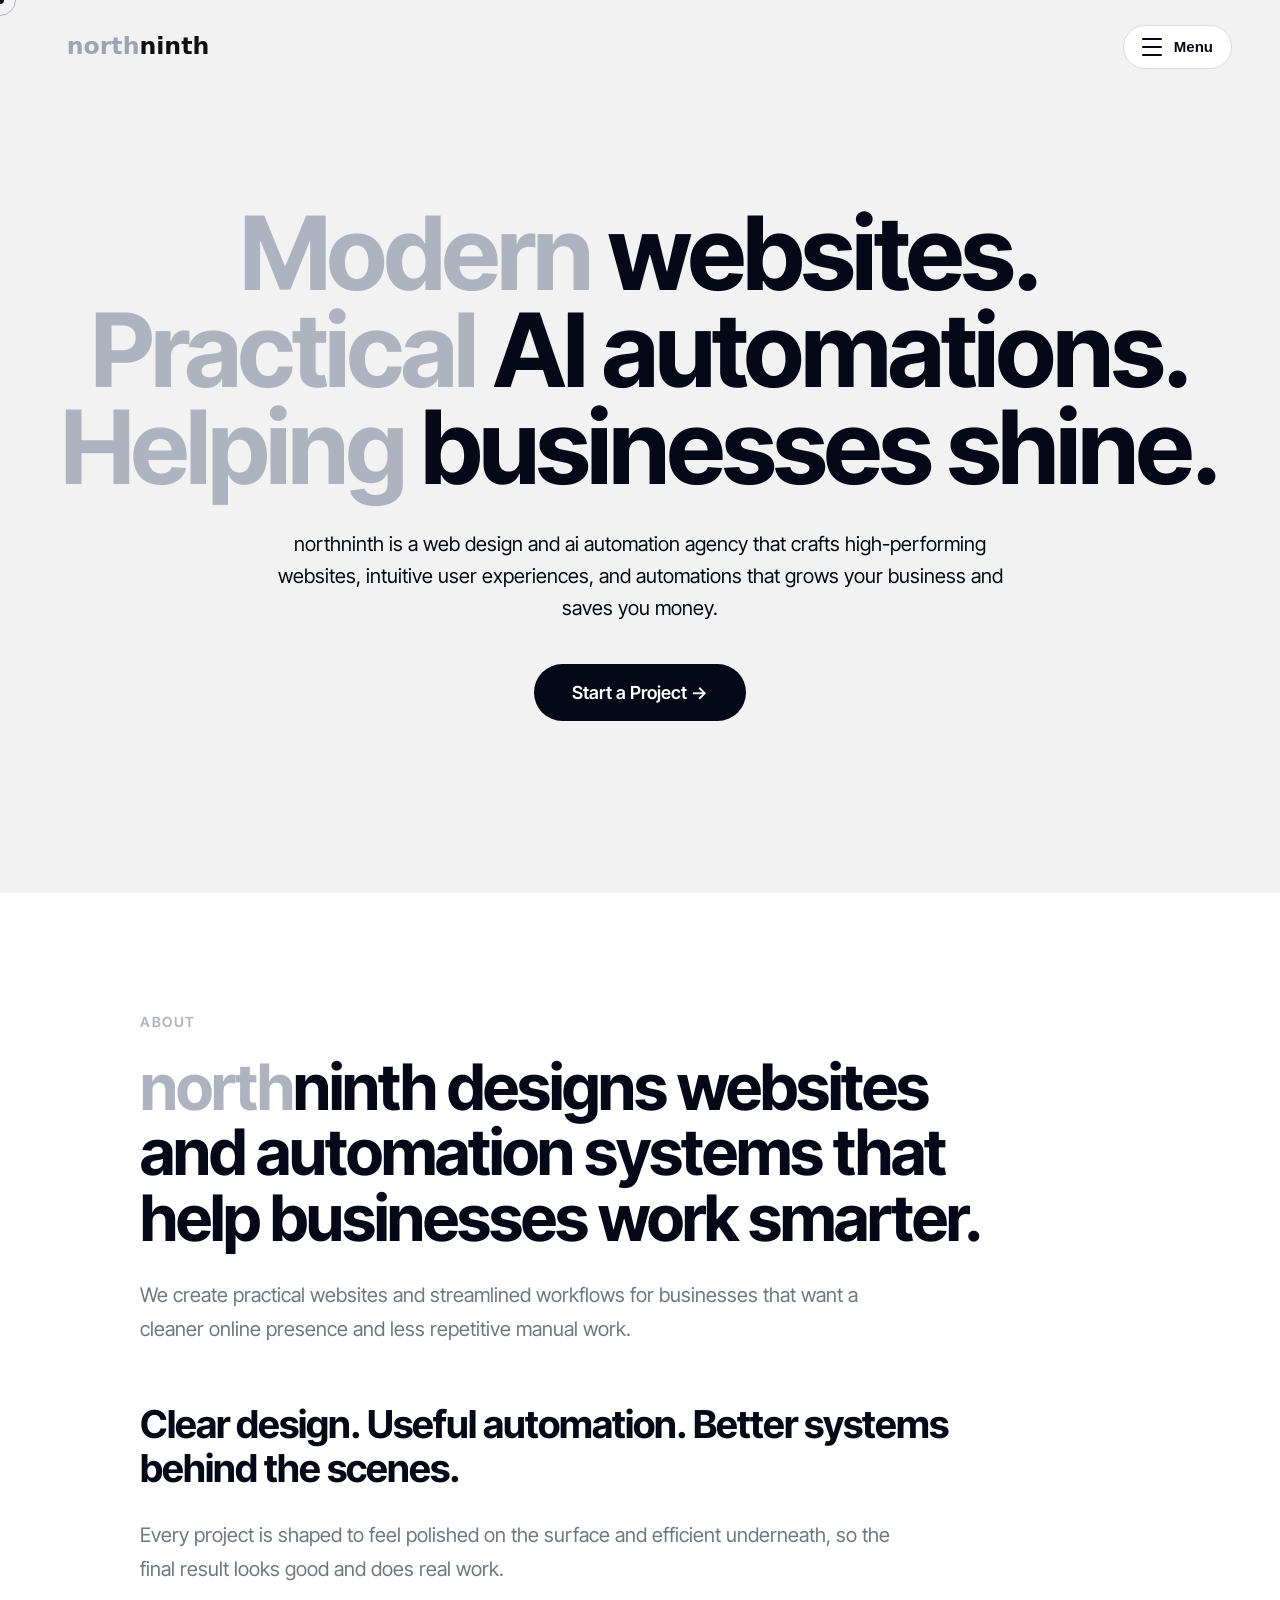
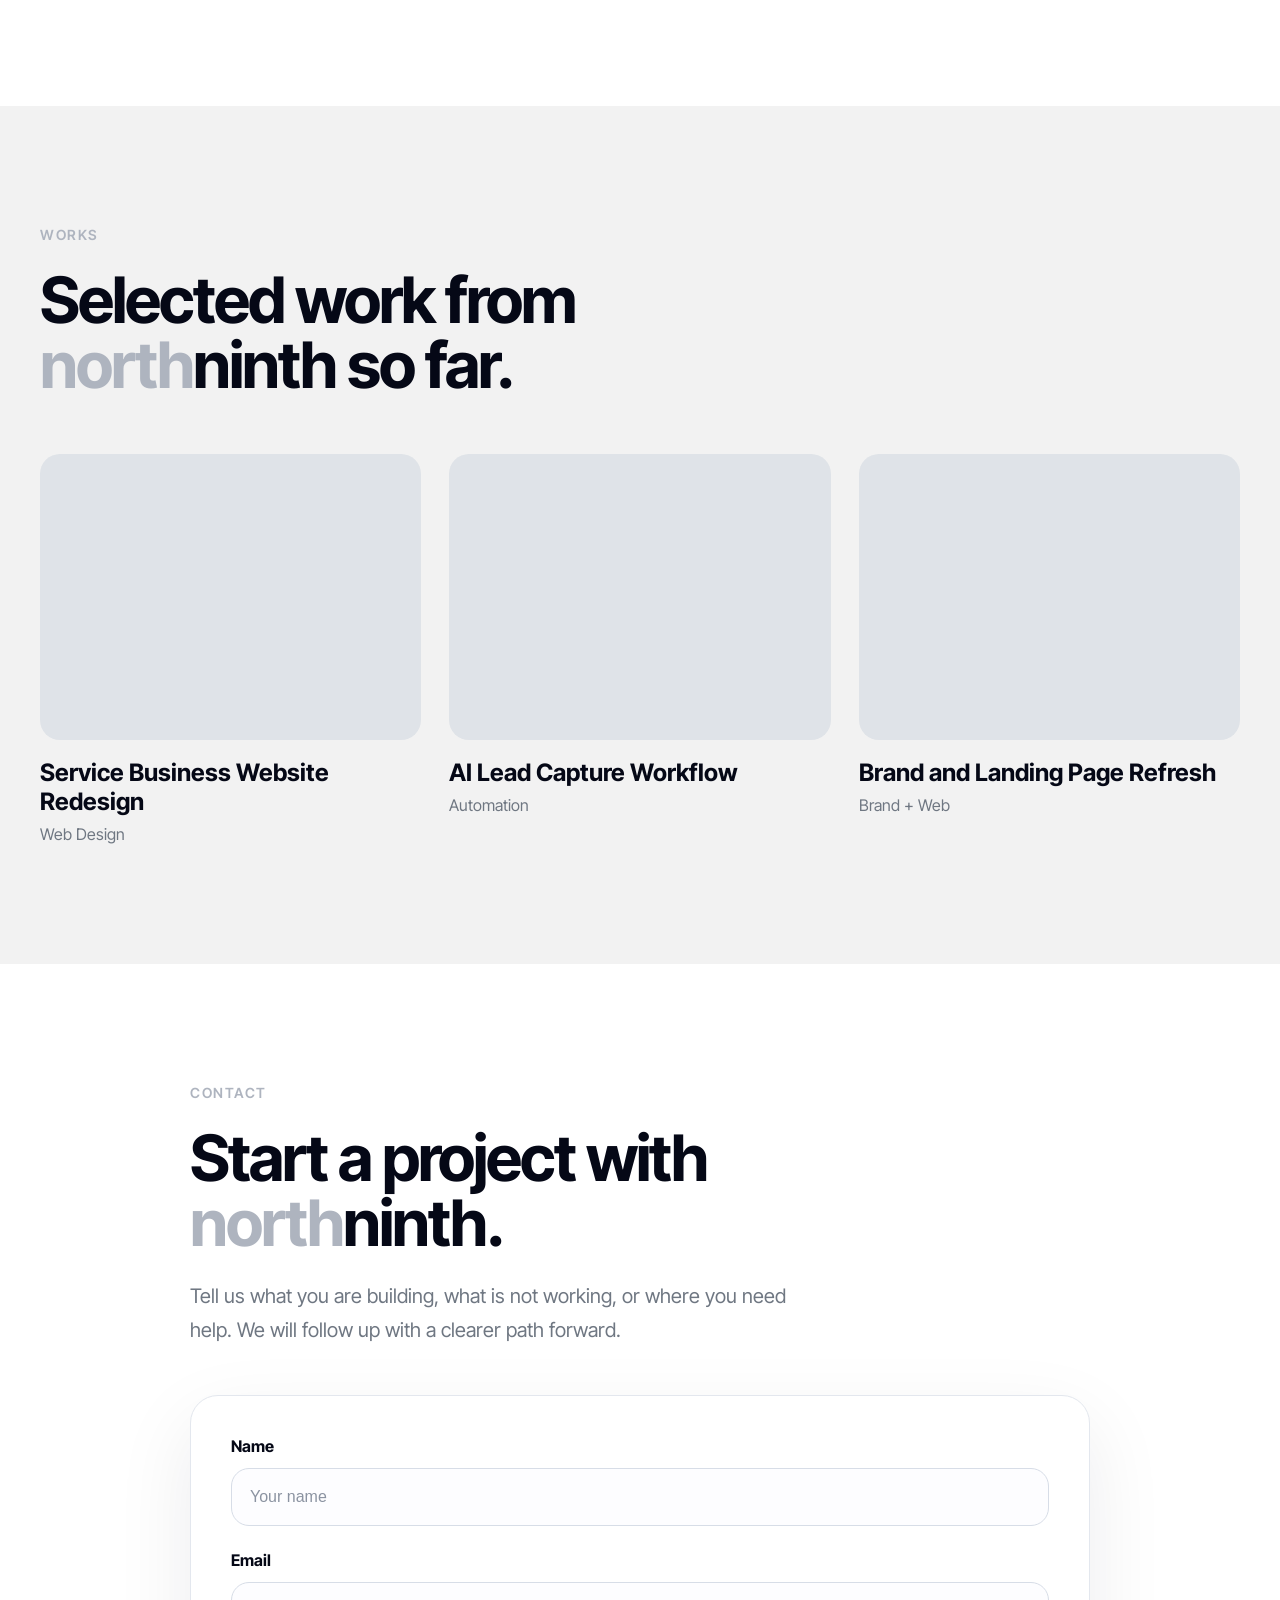
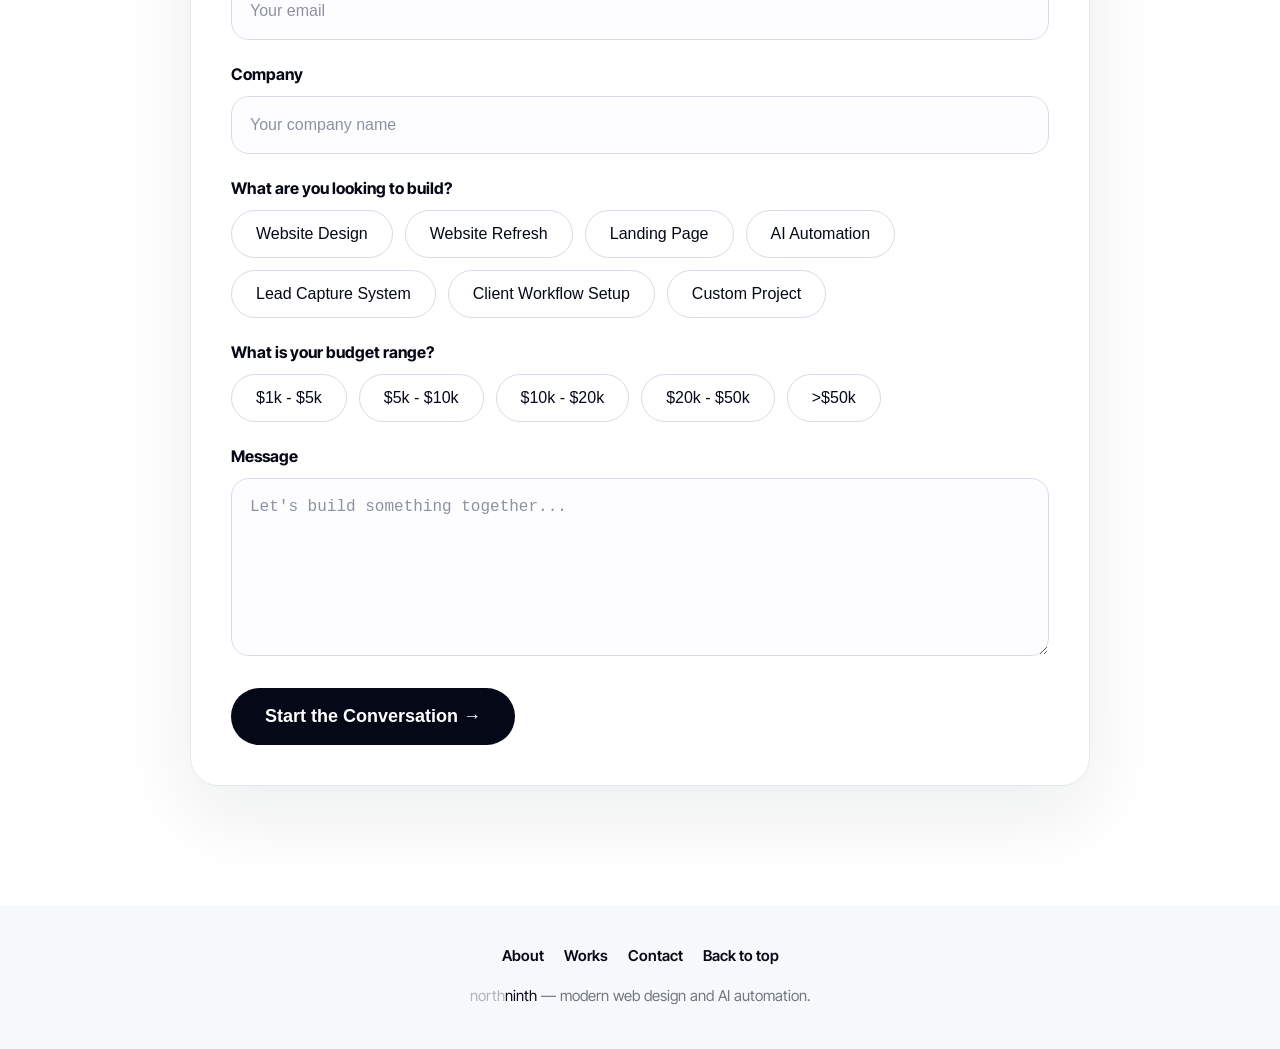
<file: index.html>
<!DOCTYPE html>
<html lang="en">
<head>
  <meta charset="UTF-8" />
  <meta name="viewport" content="width=device-width, initial-scale=1.0" />
  <title>northninth</title>
  <link rel="preconnect" href="https://fonts.googleapis.com" />
  <link rel="preconnect" href="https://fonts.gstatic.com" crossorigin />
  <link
    href="https://fonts.googleapis.com/css2?family=Inter+Tight:wght@400;500;600;700;800&display=swap"
    rel="stylesheet"
  />
  <link rel="stylesheet" href="style.css" />
</head>

<body id="top">

  <header class="site-header">
    <div class="logo">
      <img src="logo.svg" alt="northninth logo" />
    </div>

    <button class="nav-toggle" aria-expanded="false" aria-controls="site-menu" type="button">
      <span class="nav-toggle-icon" aria-hidden="true">
        <span></span>
        <span></span>
        <span></span>
      </span>
      <span class="nav-toggle-label">Menu</span>
    </button>

   <nav class="site-menu" id="site-menu" aria-label="Site navigation">
  <a href="#top">Home</a>
  <a href="#about">About</a>
  <a href="#works">Works</a>
  <a href="#contact">Contact</a>
</nav>

  </header>

  <main>
    <section class="hero">
     <h1>
  <span class="hero-gray">Modern</span> websites.<br />
  <span class="hero-gray">Practical</span> AI automations.<br />
  <span class="hero-gray">Helping</span> businesses shine.
</h1>

<p class="hero-subheadline">
  northninth is a web design and ai automation agency that crafts high-performing websites, intuitive user experiences, and automations that grows your business and saves you money.
</p>

<a href="#contact" class="hero-button">Start a Project →</a>

    </section>

    <section class="about-section" id="about">
      <div class="about-container">
        <p class="section-label">About</p>

        <h2 class="about-heading">
  <span class="brand-name"><span class="brand-light">north</span><span class="brand-dark">ninth</span></span>
  designs websites and automation systems that help businesses work smarter.
</h2>

<p class="about-text">
  We create practical websites and streamlined workflows for businesses that want a cleaner online presence and less repetitive manual work.
</p>

<h3 class="about-subheading">
  Clear design. Useful automation. Better systems behind the scenes.
</h3>

<p class="about-text">
  Every project is shaped to feel polished on the surface and efficient underneath, so the final result looks good and does real work.
</p>

      </div>
    </section>

    <section class="works-section" id="works">
      <div class="works-container">
        <p class="section-label">Works</p>

        <h2 class="works-heading">
  Selected work from <span class="brand-name"><span class="brand-light">north</span><span class="brand-dark">ninth</span></span> so far.
</h2>


        <div class="works-grid">
  <article class="work-card">
    <div class="work-image-placeholder"></div>
    <div class="work-info">
      <h3>Service Business Website Redesign</h3>
      <p>Web Design</p>
    </div>
  </article>

  <article class="work-card">
    <div class="work-image-placeholder"></div>
    <div class="work-info">
      <h3>AI Lead Capture Workflow</h3>
      <p>Automation</p>
    </div>
  </article>

  <article class="work-card">
    <div class="work-image-placeholder"></div>
    <div class="work-info">
      <h3>Brand and Landing Page Refresh</h3>
      <p>Brand + Web</p>
    </div>
  </article>
</div>


      </div>
    </section>

    <section class="contact-section" id="contact">
      <div class="contact-container">
        <p class="section-label">Contact</p>

        <h2 class="contact-heading">
  Start a project with
  <span class="brand-name">
    <span class="brand-light">north</span><span class="brand-dark">ninth</span>
  </span>.
</h2>

<p class="contact-text">
  Tell us what you are building, what is not working, or where you need help.
  We will follow up with a clearer path forward.
</p>


        <form class="contact-form">
          <div class="form-group">
            <label for="name">Name</label>
            <input type="text" id="name" name="name" placeholder="Your name" />
          </div>

          <div class="form-group">
            <label for="email">Email</label>
            <input type="email" id="email" name="email" placeholder="Your email" />
          </div>

          <div class="form-group">
            <label for="company">Company</label>
            <input type="text" id="company" name="company" placeholder="Your company name" />
          </div>

          <div class="form-group">
            <label>What are you looking to build?</label>
            <div class="pill-group">
  <button type="button" class="pill-button">Website Design</button>
  <button type="button" class="pill-button">Website Refresh</button>
  <button type="button" class="pill-button">Landing Page</button>
  <button type="button" class="pill-button">AI Automation</button>
  <button type="button" class="pill-button">Lead Capture System</button>
  <button type="button" class="pill-button">Client Workflow Setup</button>
  <button type="button" class="pill-button">Custom Project</button>
</div>

          </div>

          <div class="form-group">
            <label>What is your budget range?</label>
            <div class="pill-group">
              <button type="button" class="pill-button">$1k - $5k</button>
              <button type="button" class="pill-button">$5k - $10k</button>
              <button type="button" class="pill-button">$10k - $20k</button>
              <button type="button" class="pill-button">$20k - $50k</button>
              <button type="button" class="pill-button">&gt;$50k</button>
            </div>
          </div>

          <div class="form-group">
            <label for="message">Message</label>
            <textarea
              id="message"
              name="message"
              rows="6"
              placeholder="Let's build something together..."
            ></textarea>
          </div>

          <button type="submit" class="contact-button">Start the Conversation →</button>


          <p class="form-message success-message">
            Thank you! Your submission has been received!
          </p>

          <p class="form-message error-message">
            Oops! Something went wrong while submitting the form.
          </p>
        </form>
      </div>
    </section>

   <footer class="site-footer">
  <div class="footer-container">
    <nav class="footer-nav">
      <a href="#about">About</a>
      <a href="#works">Works</a>
      <a href="#contact">Contact</a>
      <a href="#top">Back to top</a>
    </nav>

    <p class="footer-note">
      <span class="brand-name">
        <span class="brand-light">north</span><span class="brand-dark">ninth</span>
      </span>
      — modern web design and AI automation.
    </p>
  </div>
</footer>

  </main>

  <div class="cursor-dot"></div>
<div class="cursor-ring"></div>

  <script src="script.js" defer></script>
</body>
</html>
</file>
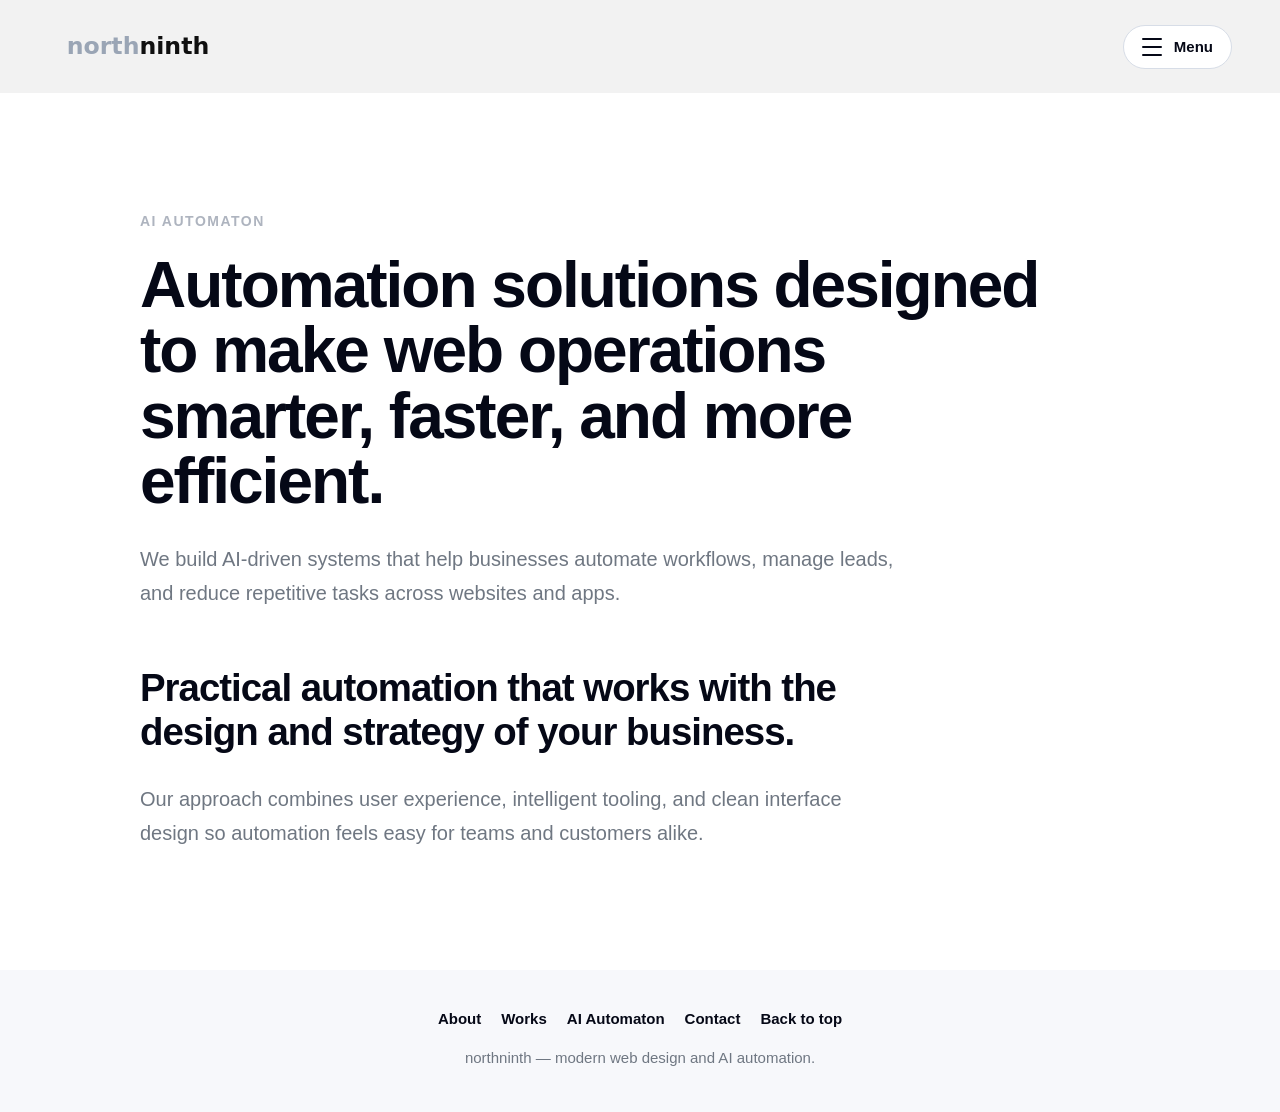
<file: automation.html>
<!DOCTYPE html>
<html lang="en">
<head>
  <meta charset="UTF-8" />
  <meta name="viewport" content="width=device-width, initial-scale=1.0" />
  <title>AI Automaton | northninth</title>
  <link rel="stylesheet" href="style.css" />
</head>
<body>
  <div id="top"></div>
  <header class="site-header">
    <div class="logo">
      <img src="logo.svg" alt="northninth logo" />
    </div>

    <button class="nav-toggle" aria-expanded="false" aria-controls="site-menu" type="button">
      <span class="nav-toggle-icon" aria-hidden="true">
        <span></span>
        <span></span>
        <span></span>
      </span>
      <span class="nav-toggle-label">Menu</span>
    </button>

    <nav class="site-menu" id="site-menu" aria-label="Site navigation">
      <a href="index.html">Home</a>
      <a href="index.html#about">About</a>
      <a href="works.html">Works</a>
      <a href="automation.html">AI Automaton</a>
      <a href="index.html#contact">Contact</a>
    </nav>
  </header>

  <main>
    <section class="about-section" id="automation">
      <div class="about-container">
        <p class="section-label">AI Automaton</p>

        <h2 class="about-heading">
          Automation solutions designed to make web operations smarter,
          faster, and more efficient.
        </h2>

        <p class="about-text">
          We build AI-driven systems that help businesses automate workflows,
          manage leads, and reduce repetitive tasks across websites and apps.
        </p>

        <h3 class="about-subheading">
          Practical automation that works with the design and strategy of your business.
        </h3>

        <p class="about-text">
          Our approach combines user experience, intelligent tooling, and clean
          interface design so automation feels easy for teams and customers alike.
        </p>
      </div>
    </section>

    <footer class="site-footer">
      <div class="footer-container">
        <nav class="footer-nav">
          <a href="index.html#about">About</a>
          <a href="works.html">Works</a>
          <a href="automation.html">AI Automaton</a>
          <a href="index.html#contact">Contact</a>
          <a href="#top">Back to top</a>
        </nav>
        <p class="footer-note">northninth — modern web design and AI automation.</p>
      </div>
    </footer>
  </main>
  <script src="script.js" defer></script>
</body>
</html>
</file>
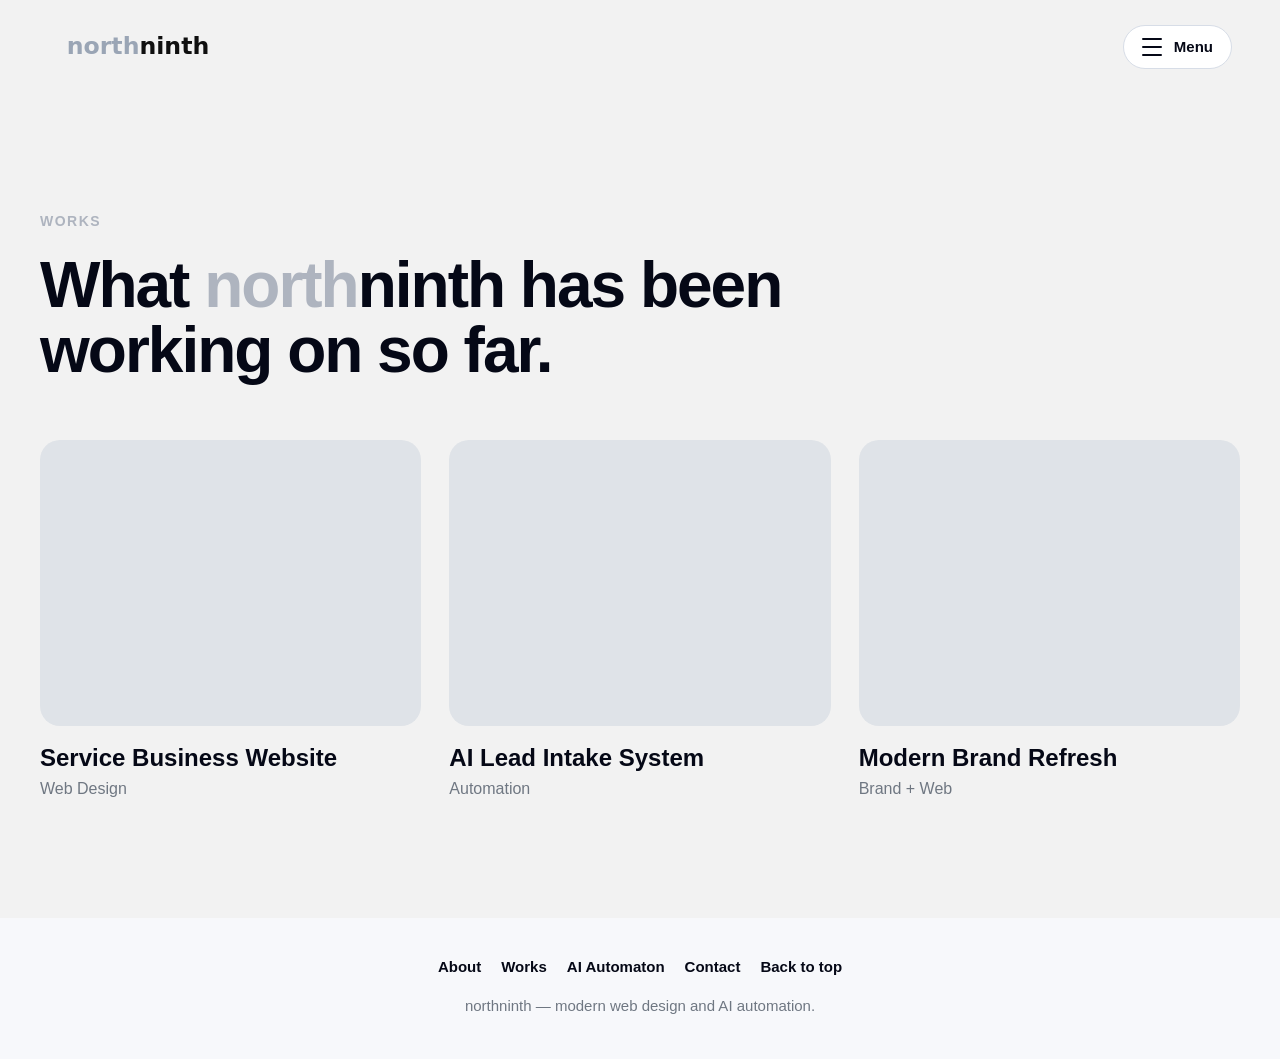
<file: works.html>
<!DOCTYPE html>
<html lang="en">
<head>
  <meta charset="UTF-8" />
  <meta name="viewport" content="width=device-width, initial-scale=1.0" />
  <title>Works | northninth</title>
  <link rel="stylesheet" href="style.css" />
</head>
<body>
  <div id="top"></div>
  <header class="site-header">
    <div class="logo">
      <img src="logo.svg" alt="northninth logo" />
    </div>

    <button class="nav-toggle" aria-expanded="false" aria-controls="site-menu" type="button">
      <span class="nav-toggle-icon" aria-hidden="true">
        <span></span>
        <span></span>
        <span></span>
      </span>
      <span class="nav-toggle-label">Menu</span>
    </button>

    <nav class="site-menu" id="site-menu" aria-label="Site navigation">
      <a href="index.html">Home</a>
      <a href="index.html#about">About</a>
      <a href="works.html">Works</a>
      <a href="automation.html">AI Automaton</a>
      <a href="index.html#contact">Contact</a>
    </nav>
  </header>

  <main>
    <section class="works-section" id="works">
      <div class="works-container">
        <p class="section-label">Works</p>

        <h2 class="works-heading">
          What <span class="brand-name"><span class="brand-light">north</span><span class="brand-dark">ninth</span></span>
          has been working on so far.
        </h2>

        <div class="works-grid">
          <article class="work-card">
            <div class="work-image-placeholder"></div>
            <div class="work-info">
              <h3>Service Business Website</h3>
              <p>Web Design</p>
            </div>
          </article>

          <article class="work-card">
            <div class="work-image-placeholder"></div>
            <div class="work-info">
              <h3>AI Lead Intake System</h3>
              <p>Automation</p>
            </div>
          </article>

          <article class="work-card">
            <div class="work-image-placeholder"></div>
            <div class="work-info">
              <h3>Modern Brand Refresh</h3>
              <p>Brand + Web</p>
            </div>
          </article>
        </div>
      </div>
    </section>

    <footer class="site-footer">
      <div class="footer-container">
        <nav class="footer-nav">
          <a href="index.html#about">About</a>
          <a href="works.html">Works</a>
          <a href="automation.html">AI Automaton</a>
          <a href="index.html#contact">Contact</a>
          <a href="#top">Back to top</a>
        </nav>
        <p class="footer-note">northninth — modern web design and AI automation.</p>
      </div>
    </footer>
  </main>
  <script src="script.js" defer></script>
</body>
</html>
</file>
<file: style.css>
* {
  box-sizing: border-box;
  margin: 0;
  padding: 0;
}

:root {
  --bg-color: #f2f2f2;
  --surface-color: #ffffff;
  --text-dark: #050816;
  --text-gray: #aeb4bf;
  --text-muted: #6f7782;
  --border-dark: #111111;
  --border-light: #d7dde7;
}


body {
  background-color: var(--bg-color);
  color: var(--text-dark);
  font-family: "Inter Tight", Arial, sans-serif;
}

.site-header {
  position: relative;
  display: flex;
  justify-content: space-between;
  align-items: center;
  padding: 24px 48px;
}

.logo img {
  width: 180px;
  height: auto;
  display: block;
}

.nav-toggle {
  display: inline-flex;
  align-items: center;
  gap: 12px;
  border: 1px solid #d7dde7;
  background-color: #ffffff;
  color: var(--text-dark);
  padding: 12px 18px;
  border-radius: 999px;
  cursor: pointer;
  font-size: 15px;
  font-weight: 600;
  transition: border-color 0.2s ease, background-color 0.2s ease, transform 0.2s ease;
}

.nav-toggle:hover,
.nav-toggle:focus-visible {
  border-color: var(--text-dark);
  background-color: #f7f7f7;
}

.nav-toggle-icon {
  display: inline-flex;
  flex-direction: column;
  justify-content: space-between;
  width: 20px;
  height: 18px;
}

.nav-toggle-icon span {
  display: block;
  height: 2px;
  width: 100%;
  background-color: var(--text-dark);
  border-radius: 999px;
}

.site-menu {
  position: absolute;
  top: calc(100% + 18px);
  right: 48px;
  display: flex;
  flex-direction: column;
  gap: 14px;
  padding: 24px 24px;
  min-width: 300px;
  max-width: 320px;
  background-color: rgba(255, 255, 255, 0.58);
  border: 1px solid rgba(255, 255, 255, 0.58);
  border-radius: 34px;
  box-shadow: 0 40px 100px rgba(15, 23, 42, 0.18);
  backdrop-filter: blur(24px);
  -webkit-backdrop-filter: blur(24px);
  opacity: 0;
  pointer-events: none;
  transform: translateY(-12px) scale(0.97);
  transition: opacity 0.24s ease, transform 0.24s ease, background-color 0.2s ease;
  z-index: 20;
  align-items: center;
  text-align: center;
}

.site-menu.open {
  opacity: 1;
  pointer-events: auto;
  transform: translateY(0) scale(1);
}

.site-menu a {
  color: var(--text-dark);
  text-decoration: none;
  font-weight: 700;
  font-size: 18px;
  line-height: 1.5;
  padding: 10px 0;
  transition: color 0.2s ease, transform 0.2s ease;
  width: 100%;
}

.site-menu a:hover {
  color: #555;
}

@media (max-width: 768px) {
  .site-header {
    padding: 20px 20px;
  }

  .nav-toggle {
    padding: 12px 16px;
  }

  .site-menu {
    right: 20px;
    left: 20px;
    min-width: auto;
  }
}

.hero {
  min-height: calc(100vh - 100px);
  display: flex;
  flex-direction: column;
  justify-content: center;
  align-items: center;
  padding: 40px 20px 100px;
  text-align: center;
}

.hero h1 {
  max-width: 1200px;
  font-size: clamp(52px, 8vw, 110px);
  line-height: 0.95;
  font-weight: 700;
  letter-spacing: -3px;
}

.hero-gray {
  color: var(--text-gray);
}

.hero-subheadline {
  max-width: 760px;
  margin-top: 32px;
  font-size: 20px;
  line-height: 1.6;
  color: var(--text-dark);
}

.hero-button {
  display: inline-flex;
  align-items: center;
  justify-content: center;
  margin-top: 40px;
  padding: 18px 38px;
  border-radius: 999px;
  background-color: var(--text-dark);
  color: white;
  text-decoration: none;
  font-size: 18px;
  font-weight: 600;
  transition: opacity 0.2s ease;
}

.hero-button:hover {
  opacity: 0.85;
}

.scroll-quote-section {
  padding: 100px 20px 80px;
  background-color: #ffffff;
}

.scroll-quote-container {
  max-width: 920px;
  margin: 0 auto;
}

.scroll-quote-text {
  font-size: clamp(46px, 5vw, 72px);
  line-height: 1.15;
  font-weight: 700;
  letter-spacing: 0.1px;
  max-width: 900px;
  margin: 0 auto;
}

.quote-line {
  display: block;
  color: transparent;
  background-image: linear-gradient(
    90deg,
    var(--text-dark) 0%,
    var(--text-dark) var(--scroll-progress, 0%),
    var(--text-gray) var(--scroll-progress, 0%),
    var(--text-gray) 100%
  );
  -webkit-background-clip: text;
  background-clip: text;
  transition: background-image 0.2s ease;
  margin-bottom: 0.9em;
  white-space: pre-wrap;
  word-break: break-word;
}

.scroll-stagger-section {
  padding: 120px 20px;
  background-color: var(--bg-color);
}

.scroll-stagger-block {
  max-width: 1200px;
  margin: 0 auto;
}

.scroll-stagger-line {
  font-size: clamp(34px, 5vw, 72px);
  line-height: 1.06;
  font-weight: 700;
  letter-spacing: -2px;
  margin-bottom: 32px;
  color: rgb(180, 186, 196);
  transition: color 0.12s linear;
  will-change: color;
}

@media (max-width: 768px) {
  .scroll-stagger-line {
    font-size: clamp(28px, 8vw, 42px);
    line-height: 1.12;
    margin-bottom: 24px;
  }
}


@media (max-width: 768px) {
  .site-header {
    padding: 20px 20px;
  }

  .logo img {
    width: 140px;
  }

  .hero {
    padding: 20px 16px 80px;
  }

  .hero h1 {
    font-size: clamp(42px, 12vw, 72px);
    letter-spacing: -2px;
  }

  .hero-subheadline {
    font-size: 18px;
    margin-top: 24px;
  }

  .hero-button {
    font-size: 16px;
    padding: 16px 30px;
  }
}

.about-section {
  padding: 120px 20px;
  background-color: #ffffff;
}

.about-container {
  max-width: 1000px;
  margin: 0 auto;
  text-align: left;
}

.section-label {
  font-size: 14px;
  font-weight: 600;
  letter-spacing: 1.5px;
  text-transform: uppercase;
  color: var(--text-gray);
  margin-bottom: 24px;
}

.about-heading {
  font-size: clamp(40px, 5vw, 72px);
  line-height: 1.02;
  font-weight: 700;
  letter-spacing: -2px;
  color: var(--text-dark);
  max-width: 900px;
}

.about-text {
  font-size: 20px;
  line-height: 1.7;
  color: var(--text-muted);
  max-width: 760px;
  margin-top: 28px;
}

.about-subheading {
  font-size: clamp(28px, 3vw, 42px);
  line-height: 1.15;
  font-weight: 700;
  letter-spacing: -1px;
  color: var(--text-dark);
  max-width: 820px;
  margin-top: 56px;
}

@media (max-width: 768px) {
  .about-section {
    padding: 80px 20px;
  }

  .about-heading {
    font-size: clamp(32px, 9vw, 48px);
  }

  .about-text {
    font-size: 18px;
  }

  .about-subheading {
    font-size: clamp(24px, 7vw, 34px);
    margin-top: 40px;
  }
}
.brand-name {
  display: inline-block;
  font-weight: inherit;
  letter-spacing: inherit;
}

.brand-light {
  color: var(--text-gray);
}

.brand-dark {
  color: var(--text-dark);
}

.works-section {
  padding: 120px 20px;
  background-color: var(--bg-color);
}

.works-container {
  max-width: 1200px;
  margin: 0 auto;
}

.works-heading {
  max-width: 760px;
  font-size: clamp(40px, 5vw, 72px);
  line-height: 1.02;
  font-weight: 700;
  letter-spacing: -2px;
  color: var(--text-dark);
  margin-bottom: 56px;
}

.works-grid {
  display: grid;
  grid-template-columns: repeat(3, 1fr);
  gap: 28px;
}

.work-card {
  display: flex;
  flex-direction: column;
}

.work-image-placeholder {
  width: 100%;
  aspect-ratio: 4 / 3;
  background: #dfe3e8;
  border-radius: 20px;
}

.work-info {
  margin-top: 18px;
}

.work-info h3 {
  font-size: 24px;
  font-weight: 700;
  color: var(--text-dark);
  margin-bottom: 8px;
}

.work-info p {
  font-size: 16px;
  color: var(--text-muted);
}

@media (max-width: 900px) {
  .works-grid {
    grid-template-columns: 1fr;
  }

  .works-heading {
    margin-bottom: 40px;
  }
}
.contact-section {
  padding: 120px 20px;
  background-color: #ffffff;
}

.contact-container {
  max-width: 900px;
  margin: 0 auto;
}

.contact-heading {
  max-width: 800px;
  font-size: clamp(40px, 5vw, 72px);
  line-height: 1.02;
  font-weight: 700;
  letter-spacing: -2px;
  color: var(--text-dark);
  margin-bottom: 24px;
}

.contact-text {
  max-width: 620px;
  font-size: 20px;
  line-height: 1.7;
  color: var(--text-muted);
  margin-bottom: 48px;
}
.contact-form input::placeholder,
.contact-form textarea::placeholder {
  color: #8b93a1;
}

.contact-form {
  background-color: #ffffff;
  border: 1px solid #e3e7ee;
  border-radius: 28px;
  box-shadow: 0 28px 80px rgba(15, 23, 42, 0.08);
  padding: 40px;
}

.form-group {
  display: flex;
  flex-direction: column;
  gap: 12px;
  margin-bottom: 24px;
}

.contact-form label {
  font-size: 16px;
  font-weight: 700;
  color: var(--text-dark);
}

.contact-form input,
.contact-form textarea {
  width: 100%;
  border: 1px solid #d7dde7;
  border-radius: 18px;
  background-color: #fdfdff;
  padding: 16px 18px;
  font-size: 16px;
  line-height: 1.5;
  color: var(--text-dark);
  outline: none;
  transition: border-color 0.2s ease, box-shadow 0.2s ease;
}

.contact-form input:focus,
.contact-form textarea:focus {
  border-color: var(--text-dark);
  box-shadow: 0 0 0 4px rgba(5, 8, 22, 0.08);
}

.pill-group {
  display: flex;
  flex-wrap: wrap;
  gap: 12px;
}

.pill-button {
  border: 1px solid #d7dde7;
  border-radius: 999px;
  background-color: #ffffff;
  color: var(--text-dark);
  padding: 14px 24px;
  font-size: 16px;
  font-weight: 500;
  cursor: pointer;
  transition: background-color 0.2s ease, border-color 0.2s ease, color 0.2s ease;
}

.pill-button:hover {
  background-color: #f7f7f7;
}

.pill-button.active {
  background-color: var(--text-gray);
  border-color: var(--text-gray);
  color: #ffffff;
}

.contact-button {
  margin-top: 8px;
  padding: 18px 34px;
  border: none;
  border-radius: 999px;
  background-color: var(--text-dark);
  color: white;
  font-size: 18px;
  font-weight: 700;
  cursor: pointer;
  transition: opacity 0.2s ease, transform 0.2s ease;
}

.contact-button:hover {
  opacity: 0.95;
  transform: translateY(-1px);
}

.form-message {
  display: none;
  margin-top: 18px;
  font-size: 16px;
  line-height: 1.6;
}

.success-message {
  color: #14632e;
}

.error-message {
  color: #8b1f28;
}

@media (max-width: 768px) {
  .contact-form {
    padding: 28px 20px;
  }

  .form-group {
    margin-bottom: 20px;
  }

  .contact-button {
    width: 100%;
    padding: 16px 20px;
  }
}



.site-footer {
  padding: 40px 20px;
  background-color: #f7f8fb;
}

.footer-container {
  max-width: 1100px;
  margin: 0 auto;
  display: flex;
  flex-direction: column;
  align-items: center;
  gap: 18px;
}

.footer-nav {
  display: flex;
  flex-wrap: wrap;
  justify-content: center;
  gap: 20px;
}

.footer-nav a {
  color: var(--text-dark);
  text-decoration: none;
  font-size: 15px;
  font-weight: 600;
  transition: color 0.2s ease;
}

.footer-nav a:hover {
  color: #4d4d4d;
}

.footer-note {
  max-width: 760px;
  text-align: center;
  color: var(--text-muted);
  font-size: 15px;
  line-height: 1.75;
}

@media (max-width: 768px) {
  .footer-nav {
    gap: 14px;
  }
}
/* Removed custom cursor styles to avoid conflicts with the menu toggle */
html {
  scroll-behavior: smooth;
}

body {
  cursor: none;
}

.cursor-dot,
.cursor-ring {
  position: fixed;
  top: 0;
  left: 0;
  pointer-events: none;
  z-index: 9999;
  transform: translate(-50%, -50%);
}

.cursor-dot {
  width: 8px;
  height: 8px;
  background-color: var(--text-dark);
  border-radius: 50%;
}

.cursor-ring {
  width: 32px;
  height: 32px;
  border: 1.5px solid var(--text-gray);
  border-radius: 50%;
  background-color: transparent;
  transition:
    width 0.25s ease,
    height 0.25s ease,
    border-color 0.25s ease,
    background-color 0.25s ease,
    transform 0.2s ease;
}

.cursor-ring.cursor-hover {
  width: 52px;
  height: 52px;
  border-color: var(--text-dark);
  background-color: rgba(5, 8, 22, 0.03);
}

.about-section,
.works-section,
.contact-section,
.work-card {
  opacity: 0;
  transform: translateY(40px);
  transition: opacity 0.8s ease, transform 0.8s ease;
}

.about-section.revealed,
.works-section.revealed,
.contact-section.revealed,
.work-card.revealed {
  opacity: 1;
  transform: translateY(0);
}

.work-card {
  transition: transform 0.3s ease, opacity 0.3s ease;
}

.work-card:hover {
  transform: translateY(-6px);
}

.hero-button,
.contact-button,
.pill-button,
.nav-toggle,
.footer-nav a,
.site-menu a {
  transition:
    transform 0.25s ease,
    opacity 0.25s ease,
    color 0.25s ease,
    background-color 0.25s ease,
    border-color 0.25s ease;
}

.hero-button:hover,
.contact-button:hover,
.pill-button:hover,
.nav-toggle:hover {
  transform: translateY(-2px);
}

@media (max-width: 768px) {
  body {
    cursor: auto;
  }

  .cursor-dot,
  .cursor-ring {
    display: none;
  }
}
</file>
